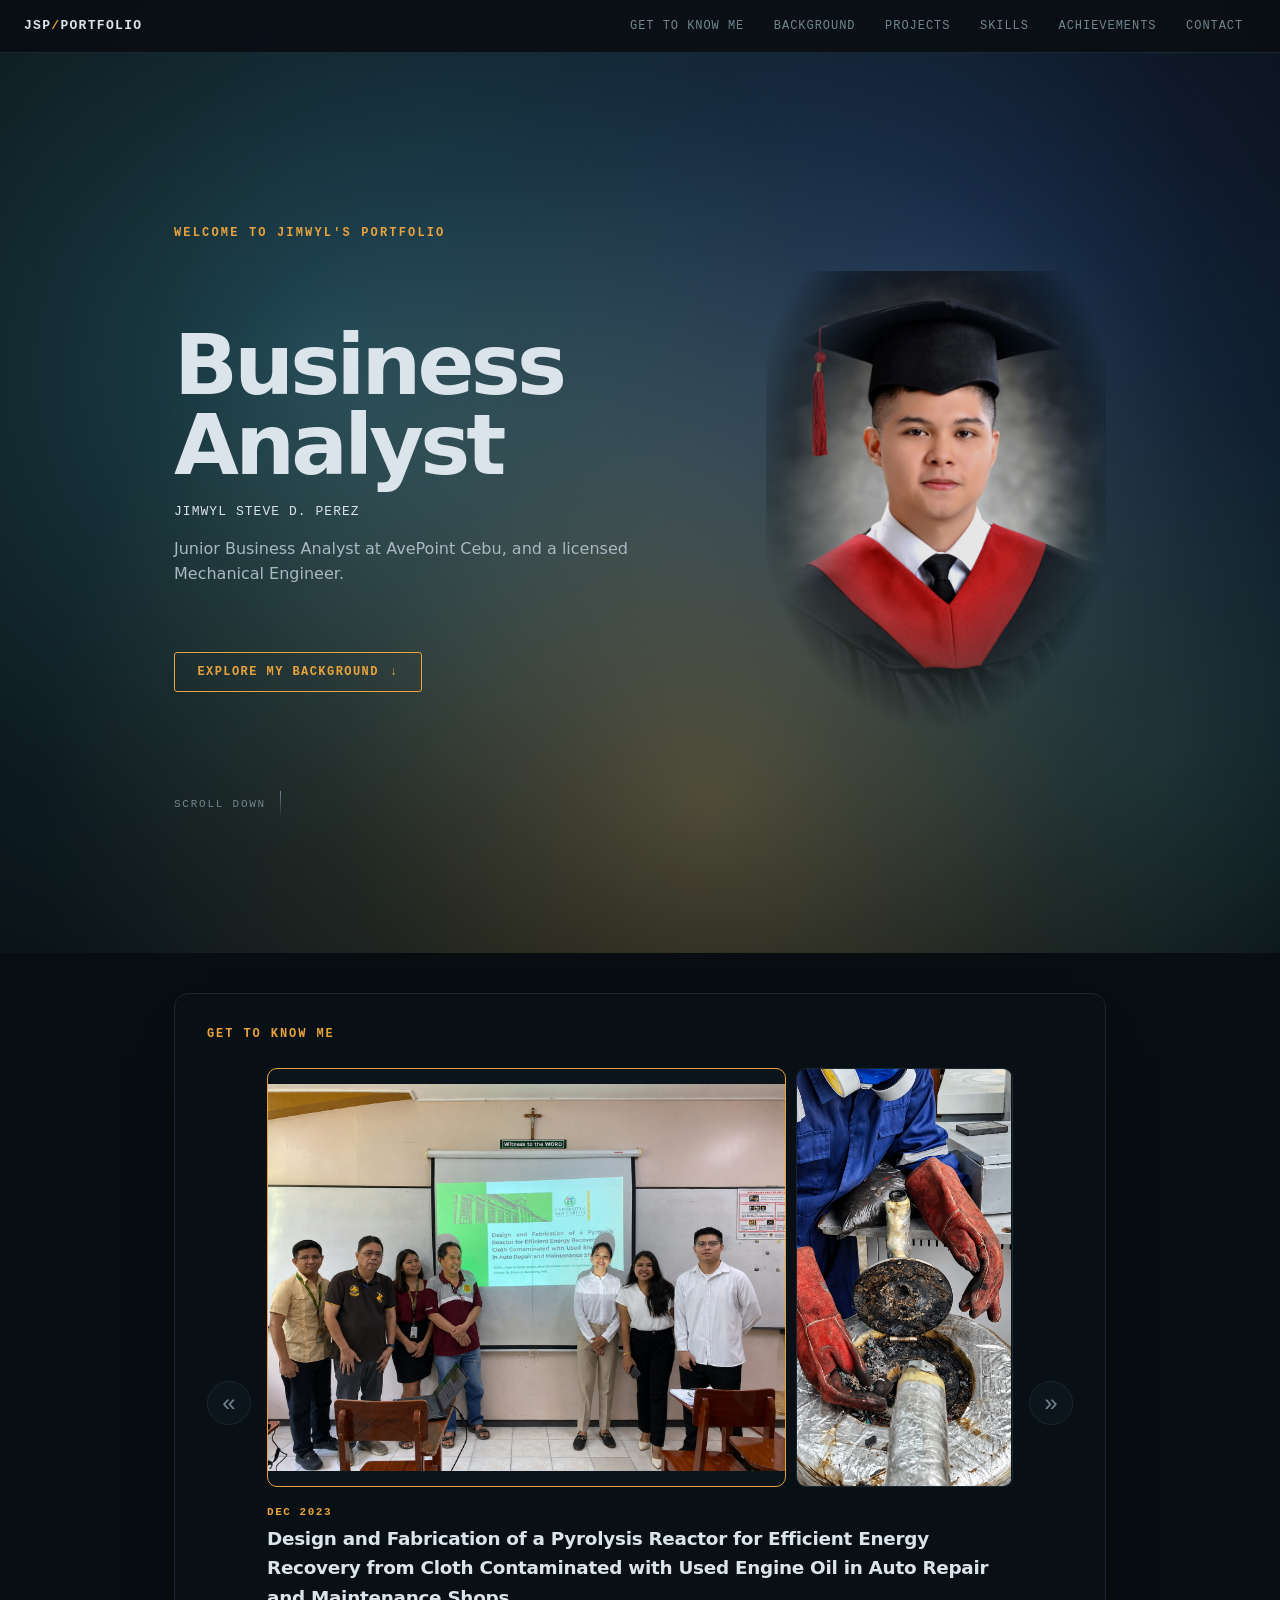
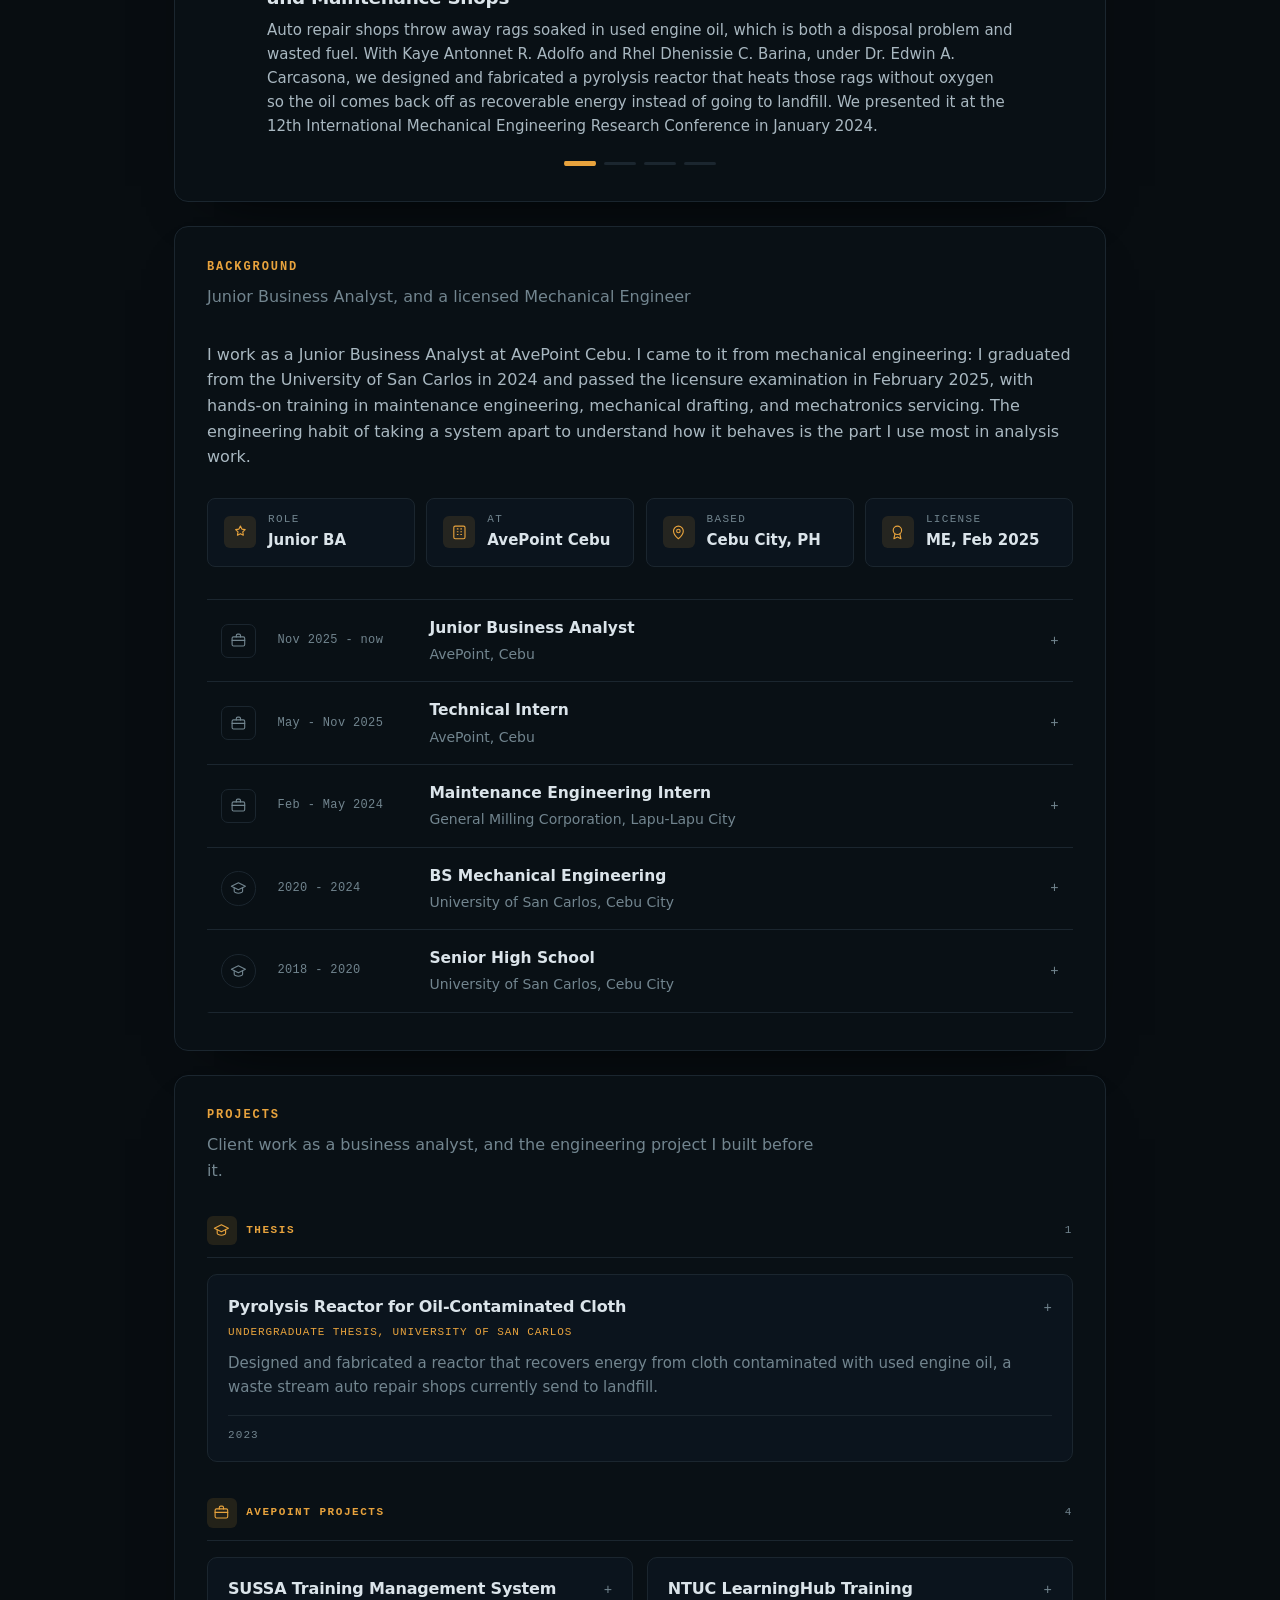
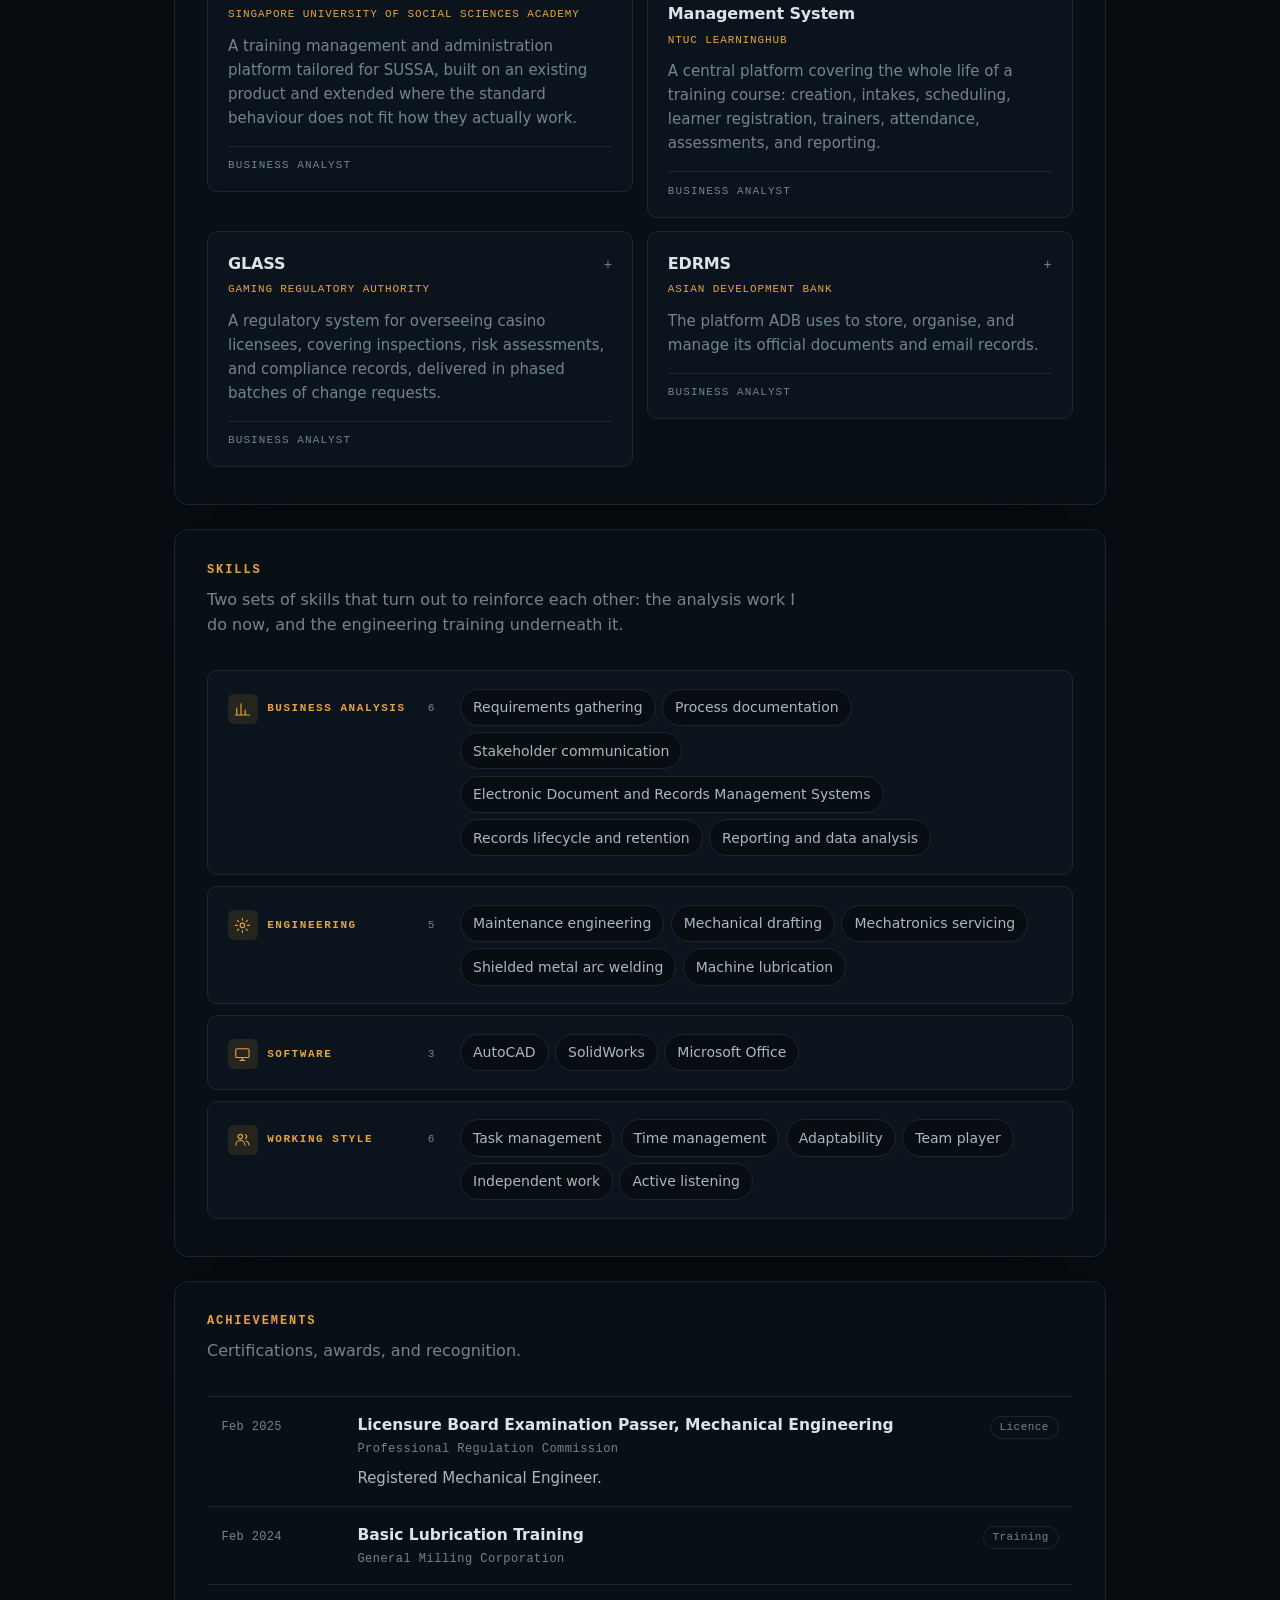
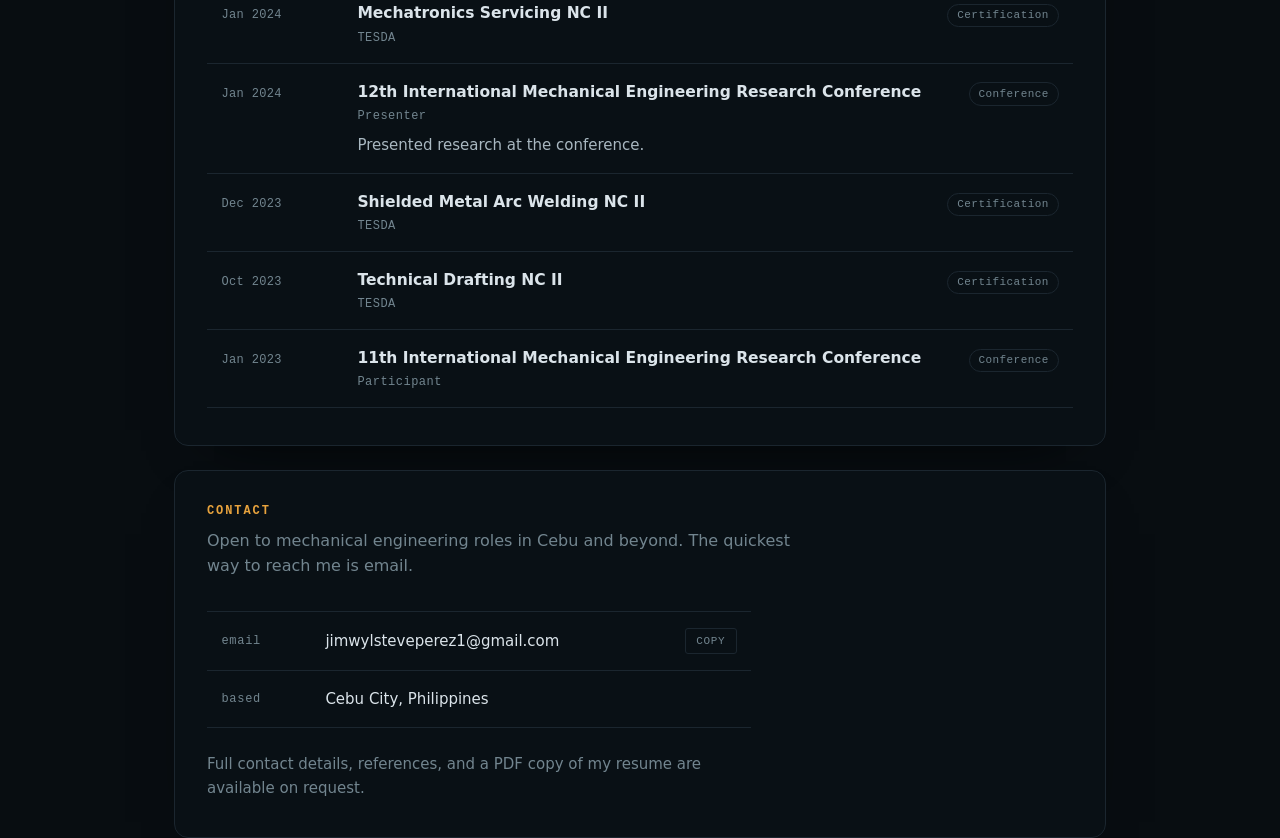
<file: index.html>
<!doctype html>
<html lang="en">
<head>
  <meta charset="utf-8">
  <meta name="viewport" content="width=device-width, initial-scale=1">
  <title>Jimwyl Steve D. Perez - Business Analyst</title>
  <meta name="description" content="Portfolio of Jimwyl Steve D. Perez, Junior Business Analyst at AvePoint Cebu and a licensed Mechanical Engineer, based in Cebu City, Philippines.">
  <link rel="stylesheet" href="assets/styles.css">
</head>
<body>

  <!-- The ambient layer behind the content panels. Fixed, so it drifts
       independently of the scroll rather than travelling with it. -->
  <canvas class="page-aurora" data-page-aurora aria-hidden="true"></canvas>

  <header class="console">
    <a class="sig" href="#hero">JSP<i>/</i>PORTFOLIO</a>
    <nav class="tabs" aria-label="Sections">
      <a class="tab" href="#journey">Get to know me</a>
      <a class="tab" href="#background">Background</a>
      <a class="tab" href="#projects">Projects</a>
      <a class="tab" href="#skills">Skills</a>
      <a class="tab" href="#achievements">Achievements</a>
      <a class="tab" href="#contact">Contact</a>
    </nav>
  </header>

  <!-- Every empty slot below is filled at load time from its own folder
       under sections/. To add a panel: create the folder, add a slot here,
       and add its name to SECTIONS in assets/app.js. -->

  <section id="hero" data-section="hero" data-no-reveal></section>

  <main>
    <section id="journey"      data-section="journey"></section>
    <section id="background"   data-section="background"></section>
    <section id="projects"     data-section="projects"></section>
    <section id="skills"       data-section="skills"></section>
    <section id="achievements" data-section="achievements"></section>
    <section id="contact"      data-section="contact"></section>
  </main>

  <script type="module" src="assets/app.js?v=2026-08-03d"></script>
</body>
</html>
</file>
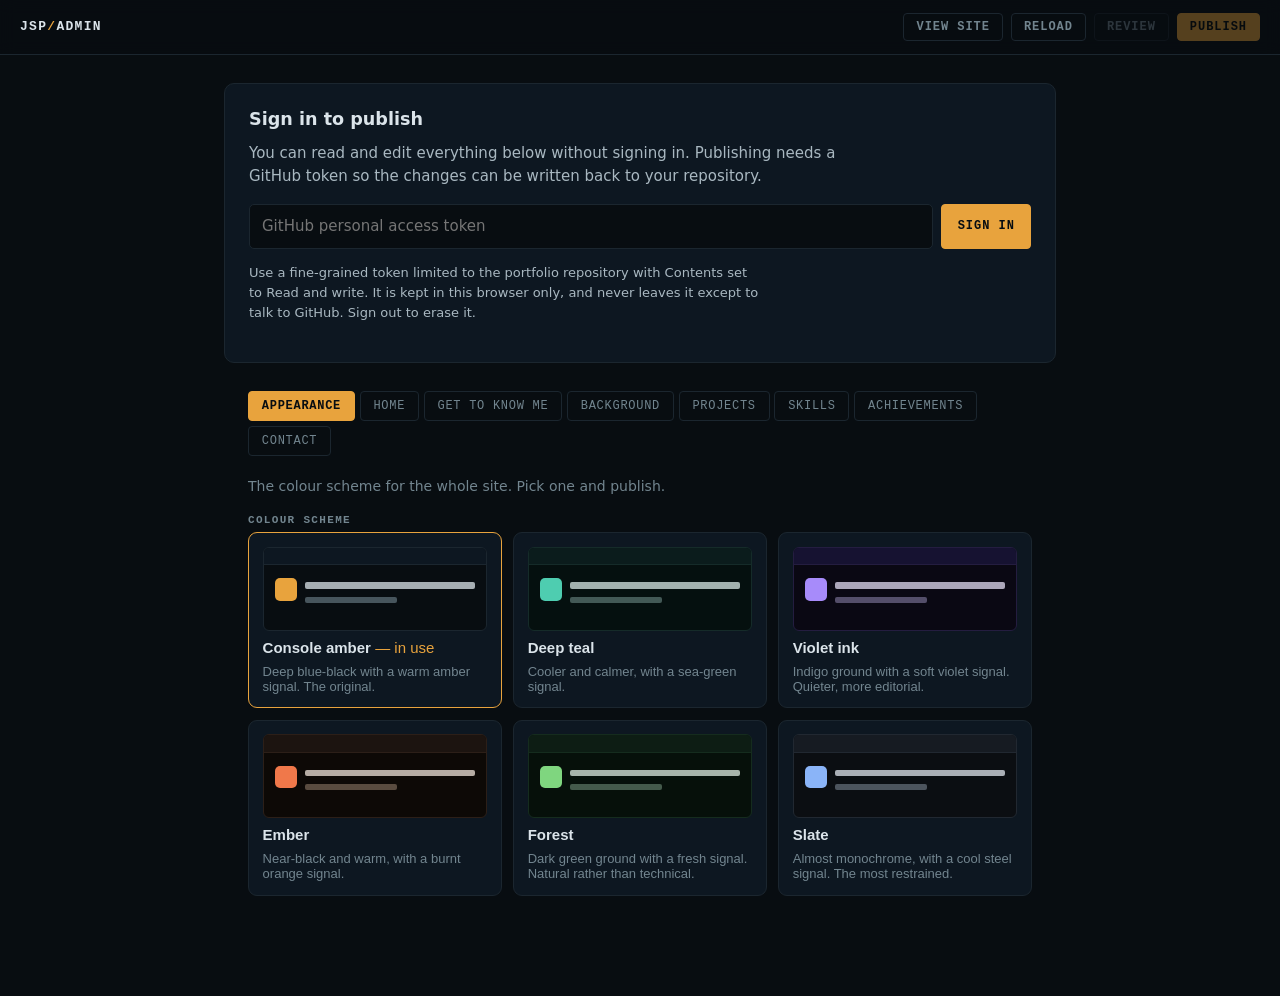
<file: admin.html>
<!doctype html>
<html lang="en">
<head>
  <meta charset="utf-8">
  <meta name="viewport" content="width=device-width, initial-scale=1">
  <meta name="robots" content="noindex">
  <title>Portfolio admin</title>
  <link rel="stylesheet" href="admin/admin.css?v=4">
</head>
<body data-auth="no">

  <header class="bar">
    <span class="sig">JSP<i>/</i>ADMIN</span>
    <div class="bar-right">
      <span id="who" class="who"></span>
      <a id="view" class="btn ghost small" target="_blank" rel="noopener">View site</a>
      <button id="reload" type="button" class="btn ghost small">Reload</button>
      <button id="signout" type="button" class="btn ghost small auth-only">Sign out</button>
      <button id="review-open" type="button" class="btn ghost small" disabled>Review</button>
      <button id="save" type="button" class="btn small" disabled>Publish</button>
    </div>
  </header>

  <div id="say" class="say" hidden></div>

  <form id="signin" class="signin">
    <h1>Sign in to publish</h1>
    <p>
      You can read and edit everything below without signing in. Publishing
      needs a GitHub token so the changes can be written back to your
      repository.
    </p>
    <div class="signin-row">
      <input id="token" type="password" placeholder="GitHub personal access token"
             autocomplete="off" spellcheck="false">
      <button type="submit" class="btn">Sign in</button>
    </div>
    <p class="field-help">
      Use a fine-grained token limited to the portfolio repository with
      Contents set to Read and write. It is kept in this browser only, and
      never leaves it except to talk to GitHub. Sign out to erase it.
    </p>
  </form>

  <nav id="tabs" class="tabs"></nav>

  <main id="form" class="form"></main>

  <dialog id="review" class="review">
    <header class="review-head">
      <h2>Review before publishing</h2>
      <button id="review-close" type="button" class="btn ghost small">Close</button>
    </header>
    <div id="review-body" class="review-body"></div>
    <footer class="review-foot">
      <p class="field-help">
        Publishing writes these changes to the repository. The site updates
        about a minute later.
      </p>
      <button id="review-publish" type="button" class="btn" disabled>Publish</button>
    </footer>
  </dialog>

  <script type="module" src="admin/admin.js?v=4"></script>
</body>
</html>
</file>
<file: assets/styles.css>
/* ============================================================
   RECORDS CONSOLE
   Site-wide look: palette, type, console bar, ambient layer, and the
   furniture every panel shares. Anything used by only one panel
   belongs in that panel's own .css file instead.

   This design commits to dark. That is a choice, not an
   oversight, so there is no light palette to keep in sync.
   ============================================================ */

:root{
  color-scheme: dark;

  --ground:#080d11;   /* page background       */
  --panel:#0d1721;    /* raised rows and cards */
  --ink:#dbe4ea;      /* primary text          */
  --ink-dim:#a9b8c1;  /* body copy             */
  --muted:#72858f;    /* labels and metadata   */
  --signal:#e8a33d;   /* the one accent        */
  --line:#1b262f;     /* hairlines             */

  --mono: ui-monospace, SFMono-Regular, "SF Mono", Menlo, Consolas, monospace;
  --sans: system-ui, -apple-system, "Segoe UI", Roboto, sans-serif;

  --max-width: 980px;
  --bar-height: 3.35rem;
}

*{ box-sizing: border-box; }

html{ scroll-behavior: smooth; }

body{
  margin:0;
  background:var(--ground);
  color:var(--ink);
  font:16px/1.6 var(--sans);
  -webkit-font-smoothing:antialiased;
}

@media (prefers-reduced-motion: reduce){
  html{ scroll-behavior:auto; }
  *,*::before,*::after{
    transition-duration:.01ms !important;
    animation-duration:.01ms !important;
  }
}

main{
  position:relative;
  z-index:2;
  padding-bottom:6rem;
  max-width:var(--max-width);
  margin:0 auto;
  padding:0 1.5rem;
}

:focus-visible{
  outline:2px solid var(--signal);
  outline-offset:3px;
  border-radius:2px;
}

/* ---------- ambient layer ---------- */

/* Fixed rather than absolute, so it drifts behind the content instead of
   scrolling away with it. A scrim over the top keeps the colour well under
   the text no matter where the fields happen to be. */
.page-aurora{
  position:fixed;
  inset:0;
  width:100%;
  height:100%;
  z-index:0;
  pointer-events:none;
}

body::before{
  content:"";
  position:fixed;
  inset:0;
  z-index:1;
  pointer-events:none;
  background:
    radial-gradient(120% 80% at 50% 0%, color-mix(in srgb, var(--ground) 18%, transparent) 0%, color-mix(in srgb, var(--ground) 55%, transparent) 100%);
}

/* ---------- console bar ---------- */

.console{
  position:sticky;
  top:0;
  z-index:30;
  display:flex;
  flex-wrap:wrap;
  gap:1rem;
  align-items:center;
  justify-content:space-between;
  padding:0.85rem 1.5rem;
  border-bottom:1px solid var(--line);
  background:color-mix(in srgb, var(--ground) 88%, transparent);
  backdrop-filter:blur(9px);
}

.sig{
  font:600 0.8125rem/1 var(--mono);
  letter-spacing:0.1em;
  text-transform:uppercase;
  color:var(--ink);
  text-decoration:none;
}
.sig i{ color:var(--signal); font-style:normal; }

.tabs{ display:flex; gap:0.25rem; }

.tab{
  padding:0.4rem 0.8rem;
  border-radius:4px;
  font:0.75rem/1 var(--mono);
  letter-spacing:0.08em;
  text-transform:uppercase;
  color:var(--muted);
  text-decoration:none;
  transition:color .18s ease, background .18s ease;
}
.tab:hover{ color:var(--ink); background:color-mix(in srgb, var(--panel) 85%, var(--signal)); }

/* set by the scroll spy in app.js */
.tab[aria-current="true"]{
  color:var(--ground);
  background:var(--signal);
  font-weight:700;
}

/* ---------- shared panel furniture ---------- */

/* Each panel is a pane of dark glass sitting over the ambient layer. The
   blur and the near-opaque fill are what keep body text comfortable to read
   while the colour still shows around and behind. */
main > section{
  margin-top:1.5rem;
  padding:2.1rem 2rem 2.3rem;
  border:1px solid var(--line);
  border-radius:14px;
  background:color-mix(in srgb, var(--ground) 74%, var(--panel));
  backdrop-filter:blur(16px) saturate(1.15);
  -webkit-backdrop-filter:blur(16px) saturate(1.15);
  box-shadow:0 24px 60px -40px #000;
}
main > section:first-child{ margin-top:2.5rem; }

@supports not (backdrop-filter: blur(2px)){
  main > section{ background:color-mix(in srgb, var(--ground) 92%, var(--panel)); }
}

[data-section]{
  scroll-margin-top:calc(var(--bar-height) + 1rem);
}

.panel-title{
  margin:0;
  font:600 0.75rem/1 var(--mono);
  letter-spacing:0.16em;
  text-transform:uppercase;
  color:var(--signal);
}

.panel-intro{
  margin:0.7rem 0 2rem;
  color:var(--muted);
  max-width:60ch;
}

.load-error{
  color:var(--muted);
  font:0.875rem/1.6 var(--mono);
}

/* Panels fade up as you reach them. The class is added by app.js only
   when the browser supports it, so content is never hidden by a script
   that failed to run. */
.reveal{
  opacity:0;
  transform:translateY(14px);
  transition:opacity .5s ease, transform .5s ease;
}
.reveal.is-in{ opacity:1; transform:none; }
@media (prefers-reduced-motion: reduce){
  .reveal{ opacity:1; transform:none; }
}
</file>
<file: admin/admin.css>
/* The admin. Same palette as the site, but laid out to be worked in rather
   than read: denser, plainer, and with every control reachable. */

:root{
  color-scheme: dark;

  --ground:#080d11;
  --panel:#0d1721;
  --raise:#111e2a;
  --ink:#dbe4ea;
  --ink-dim:#a9b8c1;
  --muted:#72858f;
  --signal:#e8a33d;
  --good:#4ec9a0;
  --bad:#e06c60;
  --line:#1b262f;

  --mono: ui-monospace, SFMono-Regular, Menlo, Consolas, monospace;
  --sans: system-ui, -apple-system, "Segoe UI", Roboto, sans-serif;
}

*{ box-sizing:border-box; }

body{
  margin:0;
  background:var(--ground);
  color:var(--ink);
  font:15px/1.55 var(--sans);
  -webkit-font-smoothing:antialiased;
}

:focus-visible{ outline:2px solid var(--signal); outline-offset:2px; border-radius:3px; }

/* ---------- bar ---------- */

.bar{
  position:sticky;
  top:0;
  z-index:20;
  display:flex;
  flex-wrap:wrap;
  gap:0.75rem;
  align-items:center;
  justify-content:space-between;
  padding:0.8rem 1.25rem;
  border-bottom:1px solid var(--line);
  background:rgba(8,13,17,.92);
  backdrop-filter:blur(8px);
}
.sig{ font:600 0.8125rem/1 var(--mono); letter-spacing:0.1em; }
.sig i{ color:var(--signal); font-style:normal; }
.bar-right{ display:flex; align-items:center; gap:0.5rem; flex-wrap:wrap; }
.who{ font:0.75rem/1 var(--mono); color:var(--muted); margin-right:0.25rem; }

/* ---------- buttons ---------- */

.btn{
  display:inline-flex;
  align-items:center;
  gap:0.4rem;
  padding:0.55rem 0.95rem;
  border:1px solid var(--signal);
  border-radius:4px;
  background:var(--signal);
  color:var(--ground);
  font:600 0.75rem/1 var(--mono);
  letter-spacing:0.08em;
  text-transform:uppercase;
  text-decoration:none;
  cursor:pointer;
  transition:opacity .18s ease, background .18s ease, color .18s ease;
}
.btn:hover{ opacity:.85; }
.btn:disabled{ opacity:.35; cursor:not-allowed; }
.btn.small{ padding:0.45rem 0.75rem; }
.btn.ghost{ background:none; color:var(--muted); border-color:var(--line); }
.btn.ghost:hover{ color:var(--ink); border-color:var(--signal); opacity:1; }

.icon-btn{
  width:1.75rem;
  height:1.75rem;
  padding:0;
  border:1px solid var(--line);
  border-radius:4px;
  background:none;
  color:var(--muted);
  font:0.875rem/1 var(--mono);
  cursor:pointer;
  transition:color .15s ease, border-color .15s ease;
}
.icon-btn:hover{ color:var(--signal); border-color:var(--signal); }

/* ---------- messages ---------- */

.say{
  margin:0;
  padding:0.7rem 1.25rem;
  font:0.8125rem/1.5 var(--mono);
  border-bottom:1px solid var(--line);
}
.say.good{ color:var(--good); background:rgba(78,201,160,.07); }
.say.bad{ color:var(--bad); background:rgba(224,108,96,.08); }

/* ---------- sign in ---------- */

.signin{
  max-width:52rem;
  margin:1.75rem auto 0;
  padding:1.4rem 1.5rem;
  border:1px solid var(--line);
  border-radius:10px;
  background:var(--panel);
}
body[data-auth="yes"] .signin{ display:none; }
body[data-auth="no"] .auth-only{ display:none; }

.signin h1{ margin:0 0 0.5rem; font-size:1.1rem; }
.signin p{ margin:0 0 1rem; color:var(--ink-dim); max-width:62ch; }

.signin-row{ display:flex; gap:0.5rem; flex-wrap:wrap; margin-bottom:0.9rem; }
.signin-row input{ flex:1 1 22rem; }

/* ---------- tabs ---------- */

.tabs{
  display:flex;
  flex-wrap:wrap;
  gap:0.3rem;
  max-width:52rem;
  margin:1.75rem auto 0;
  padding:0 1.5rem;
}
.tab{
  position:relative;
  padding:0.5rem 0.8rem;
  border:1px solid var(--line);
  border-radius:4px;
  background:none;
  color:var(--muted);
  font:0.75rem/1 var(--mono);
  letter-spacing:0.06em;
  text-transform:uppercase;
  cursor:pointer;
  transition:color .15s ease, border-color .15s ease, background .15s ease;
}
.tab:hover{ color:var(--ink); }
.tab.on{ background:var(--signal); border-color:var(--signal); color:var(--ground); font-weight:700; }
.tab.dirty::after{
  content:"";
  position:absolute;
  top:-3px;
  right:-3px;
  width:7px;
  height:7px;
  border-radius:50%;
  background:var(--signal);
  border:1px solid var(--ground);
}
.tab.on.dirty::after{ background:var(--ground); }

/* ---------- form ---------- */

.form{
  max-width:52rem;
  margin:1.25rem auto;
  padding:0 1.5rem 5rem;
  display:grid;
  gap:1.1rem;
}

.panel-help{
  margin:0;
  color:var(--muted);
  font-size:0.875rem;
}

.field{ display:grid; gap:0.4rem; }

.field-label{
  font:600 0.6875rem/1 var(--mono);
  letter-spacing:0.12em;
  text-transform:uppercase;
  color:var(--muted);
}

.field-help{
  margin:0;
  font-size:0.8125rem;
  color:var(--muted);
}

input[type="text"],
input[type="password"],
textarea,
select{
  width:100%;
  padding:0.6rem 0.75rem;
  border:1px solid var(--line);
  border-radius:5px;
  background:var(--ground);
  color:var(--ink);
  font:0.9375rem/1.55 var(--sans);
  resize:vertical;
}
input:focus, textarea:focus, select:focus{ border-color:var(--signal); }
textarea{ min-height:5rem; }

/* ---------- images ---------- */

.image-row{ display:flex; gap:0.5rem; align-items:center; }
.image-row input{ flex:1; }

.image-preview{
  display:grid;
  place-items:center;
  width:100%;
  max-width:16rem;
  min-height:5rem;
  padding:0.4rem;
  border:1px dashed var(--line);
  border-radius:6px;
  background:var(--ground);
}
.image-preview img{ max-width:100%; max-height:11rem; display:block; }
.image-preview span{ font:0.6875rem/1 var(--mono); color:var(--muted); }

/* ---------- lists ---------- */

.list{
  padding:1rem 1.1rem 1.1rem;
  border:1px solid var(--line);
  border-radius:9px;
  background:var(--panel);
}

.list-head{
  display:flex;
  align-items:center;
  justify-content:space-between;
  gap:1rem;
  margin-bottom:0.85rem;
}
.list-head h3{
  margin:0;
  font:600 0.6875rem/1 var(--mono);
  letter-spacing:0.14em;
  text-transform:uppercase;
  color:var(--signal);
}

.item{
  border:1px solid var(--line);
  border-radius:7px;
  background:var(--raise);
  margin-bottom:0.5rem;
}
.item:last-child{ margin-bottom:0; }

.item summary{
  display:flex;
  align-items:center;
  justify-content:space-between;
  gap:1rem;
  padding:0.7rem 0.85rem;
  cursor:pointer;
  list-style:none;
}
.item summary::-webkit-details-marker{ display:none; }
.item summary::before{
  content:"+";
  font:0.875rem/1 var(--mono);
  color:var(--muted);
  margin-right:0.5rem;
}
.item[open] summary::before{ content:"−"; color:var(--signal); }

.item-title{
  flex:1;
  font-size:0.9375rem;
  font-weight:600;
  overflow:hidden;
  text-overflow:ellipsis;
  white-space:nowrap;
}
.item-tools{ display:flex; gap:0.3rem; flex-shrink:0; }

.item-body{
  display:grid;
  gap:0.9rem;
  padding:0.25rem 0.85rem 1rem;
  border-top:1px solid var(--line);
}

@media (max-width: 640px){
  .bar{ padding:0.7rem 1rem; }
  .tabs, .form, .signin{ padding-left:1rem; padding-right:1rem; }
}

/* ---------- theme picker ---------- */

.themes{
  display:grid;
  gap:0.7rem;
  grid-template-columns:repeat(auto-fit, minmax(210px, 1fr));
}

.theme-card{
  display:grid;
  gap:0.5rem;
  padding:0.85rem;
  border:1px solid var(--line);
  border-radius:9px;
  background:var(--panel);
  color:var(--ink);
  text-align:left;
  cursor:pointer;
  transition:border-color .18s ease, transform .18s ease;
}
.theme-card:hover{ border-color:var(--muted); transform:translateY(-2px); }
.theme-card[aria-pressed="true"]{ border-color:var(--signal); }

/* a miniature of the site, drawn from the scheme's own colours */
.theme-swatch{
  position:relative;
  display:block;
  height:5.25rem;
  border-radius:6px;
  overflow:hidden;
  background:var(--t-ground);
  border:1px solid var(--t-line);
}
.theme-bar{
  position:absolute; inset:0 0 auto 0; height:1.1rem;
  background:var(--t-panel);
  border-bottom:1px solid var(--t-line);
}
.theme-dot{
  position:absolute; top:1.9rem; left:0.7rem;
  width:1.4rem; height:1.4rem; border-radius:5px;
  background:var(--t-signal);
}
.theme-line{
  position:absolute; left:2.6rem; right:0.7rem; top:2.15rem;
  height:0.4rem; border-radius:2px; background:var(--t-ink); opacity:.75;
}
.theme-line.short{ top:3.05rem; right:40%; background:var(--t-muted); opacity:.6; }

.theme-name{ font-size:0.9375rem; font-weight:600; }
.theme-note{ font-size:0.8125rem; color:var(--muted); }

.theme-card[aria-pressed="true"] .theme-name::after{
  content:" — in use";
  color:var(--signal);
  font-weight:400;
}

/* ---------- review ---------- */

.review{
  width:min(46rem, 92vw);
  max-height:82vh;
  padding:0;
  border:1px solid var(--line);
  border-radius:12px;
  background:var(--panel);
  color:var(--ink);
}
.review::backdrop{ background:rgba(4,7,10,.72); }

.review-head,
.review-foot{
  display:flex;
  align-items:center;
  justify-content:space-between;
  gap:1rem;
  padding:1rem 1.25rem;
  background:var(--panel);
}
.review-head{ border-bottom:1px solid var(--line); position:sticky; top:0; }
.review-foot{ border-top:1px solid var(--line); position:sticky; bottom:0; }
.review-head h2{ margin:0; font-size:1rem; }
.review-foot .field-help{ max-width:30ch; }

.review-body{
  padding:1rem 1.25rem;
  overflow:auto;
  max-height:60vh;
  display:grid;
  gap:1.25rem;
}

.review-group h3{
  margin:0 0 0.6rem;
  font:600 0.6875rem/1 var(--mono);
  letter-spacing:0.14em;
  text-transform:uppercase;
  color:var(--signal);
}

.review-row{
  padding:0.6rem 0.75rem;
  border:1px solid var(--line);
  border-left-width:2px;
  border-radius:6px;
  background:var(--raise);
  margin-bottom:0.45rem;
}
.review-row.changed{ border-left-color:var(--signal); }
.review-row.added{ border-left-color:var(--good); }
.review-row.removed{ border-left-color:var(--bad); }

.review-where{
  margin:0 0 0.35rem;
  font:0.6875rem/1.4 var(--mono);
  letter-spacing:0.06em;
  color:var(--muted);
}
.review-before,
.review-after{
  margin:0;
  font-size:0.875rem;
  padding:0.3rem 0.5rem;
  border-radius:4px;
  white-space:pre-wrap;
  word-break:break-word;
}
.review-before{ color:var(--bad); background:rgba(224,108,96,.07); text-decoration:line-through; }
.review-after{ color:var(--good); background:rgba(78,201,160,.07); margin-top:0.25rem; }

.field-help code{
  padding:0.1rem 0.3rem;
  border-radius:3px;
  background:var(--ground);
  font:0.8125rem/1 var(--mono);
}
.field-help a{ color:var(--signal); }
</file>
